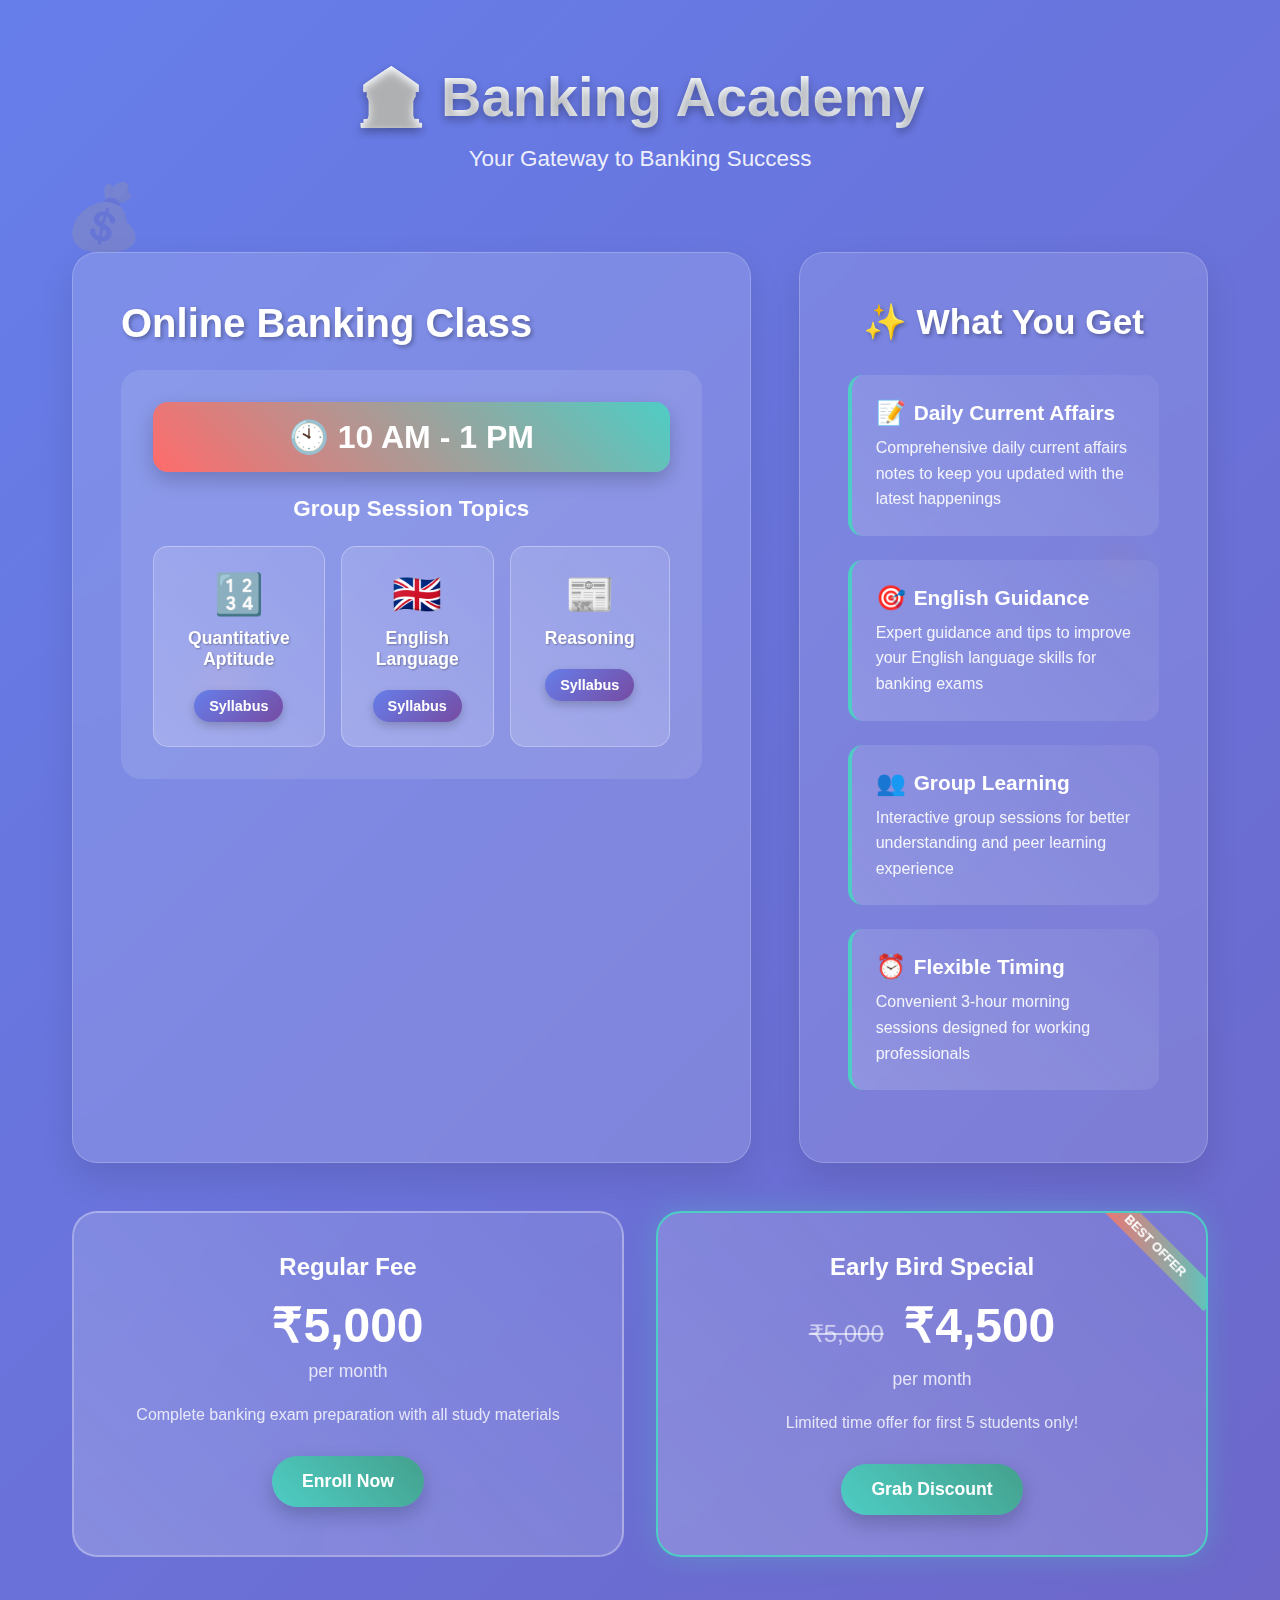
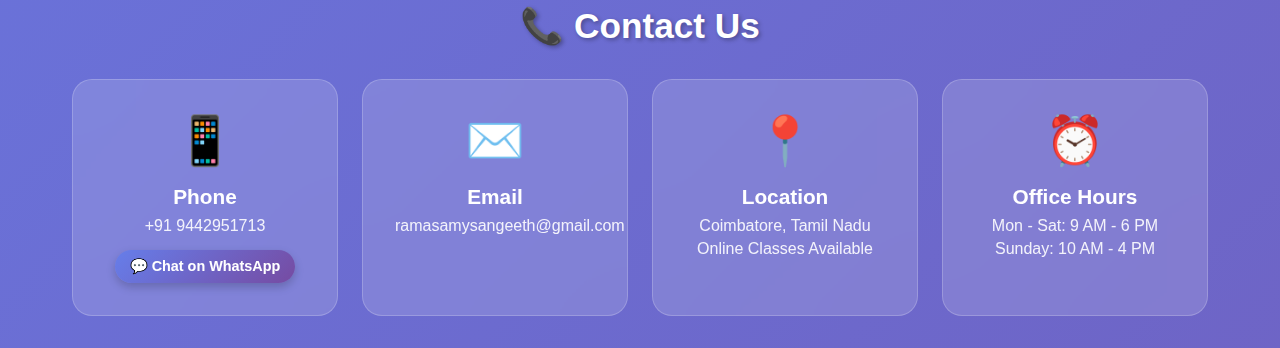
<file: index.html>
<!DOCTYPE html>
<html lang="en">
<head>
    <meta charset="UTF-8">
    <meta name="viewport" content="width=device-width, initial-scale=1.0">
    <title>Online Banking Class - Premium Coaching</title>
    <link rel="stylesheet" href="index.css">
</head>
<body>
    <!-- Floating Elements -->
    <div class="floating-element" style="font-size: 4rem;">💰</div>
    <div class="floating-element" style="font-size: 3rem;">📚</div>
    <div class="floating-element" style="font-size: 3.5rem;">🎯</div>

    <div class="container">
        <!-- Header -->
        <div class="header">
            <h1 class="logo">🏦 Banking Academy</h1>
            <p class="tagline">Your Gateway to Banking Success</p>
        </div>

        <!-- Main Content -->
        <div class="main-content">
            <!-- Hero Section -->
            <div class="hero-section">
                <h2 class="hero-title">Online Banking Class</h2>
                
                <div class="session-details">
                    <div class="session-time">
                        🕙 10 AM - 1 PM
                    </div>
                    <h3 style="color: white; text-align: center; margin-bottom: 1rem; font-size: 1.4rem;">Group Session Topics</h3>
                    
                    <div class="topics-grid">
                        <div class="topic-card">
                            <span class="topic-icon">🔢</span>
                            <div class="topic-name">Quantitative Aptitude</div>
                            <button class="button" onclick="window.location.href='Apti.html'">Syllabus</button>
                        </div>
                        <div class="topic-card">
                            <span class="topic-icon">🇬🇧</span>
                            <div class="topic-name">English Language</div>
                            <button class="button" onclick="window.location.href='English.html'">Syllabus</button>
                        </div>
                        <div class="topic-card">
                            <span class="topic-icon">📰</span>
                            <div class="topic-name">Reasoning</div>
                            <button class="button" onclick="window.location.href='Logical.html'">Syllabus</button>   
                        </div>
                    </div>
                </div>
            </div>

            <!-- Features Section -->
            <div class="features-section">
                <h2 class="features-title">✨ What You Get</h2>
                
                <div class="feature-item">
                    <h3><span class="feature-icon">📝</span>Daily Current Affairs</h3>
                    <p>Comprehensive daily current affairs notes to keep you updated with the latest happenings</p>
                </div>
                
                <div class="feature-item">
                    <h3><span class="feature-icon">🎯</span>English Guidance</h3>
                    <p>Expert guidance and tips to improve your English language skills for banking exams</p>
                </div>
                
                <div class="feature-item">
                    <h3><span class="feature-icon">👥</span>Group Learning</h3>
                    <p>Interactive group sessions for better understanding and peer learning experience</p>
                </div>
                
                <div class="feature-item">
                    <h3><span class="feature-icon">⏰</span>Flexible Timing</h3>
                    <p>Convenient 3-hour morning sessions designed for working professionals</p>
                </div>
            </div>
        </div>

        <!-- Pricing Section -->
        <div class="pricing-section">
            <div class="pricing-card">
                <h3 style="color: white; font-size: 1.5rem; margin-bottom: 1rem;">Regular Fee</h3>
                <div class="price">₹5,000</div>
                <div class="price-period">per month</div>
                <p style="color: rgba(255,255,255,0.8); margin-bottom: 1rem;">Complete banking exam preparation with all study materials</p>
                <button class="cta-button" onclick="openEnquiryForm()">Enroll Now</button>
            </div>
            
            <div class="pricing-card featured">
                <h3 style="color: white; font-size: 1.5rem; margin-bottom: 1rem;">Early Bird Special</h3>
                <div style="margin-bottom: 1rem;">
                    <span class="original-price">₹5,000</span>
                    <span class="price">₹4,500</span>
                </div>
                <div class="price-period">per month</div>
                <p style="color: rgba(255,255,255,0.8); margin-bottom: 1rem;">Limited time offer for first 5 students only!</p>
                <button class="cta-button" onclick="openEnquiryForm()">Grab Discount</button>
            </div>
        </div>

        <!-- Contact Section -->
        <div class="contact-section">
            <div class="contact-info">
                <h2 class="section-title">📞 Contact Us</h2>
                
                <div class="contact-cards">
                    <div class="contact-card">
                        <div class="contact-icon">📱</div>
                        <h3>Phone</h3>
                        <p>+91 9442951713</p>
                        <button class="button" onclick="openWhatsApp()" style="margin-top: 10px;">💬 Chat on WhatsApp</button>
                    </div>
                    
                    <div class="contact-card">
                        <div class="contact-icon">✉️</div>
                        <h3>Email</h3>
                        <p>ramasamysangeeth@gmail.com</p>
                    </div>
                    
                    <div class="contact-card">
                        <div class="contact-icon">📍</div>
                        <h3>Location</h3>
                        <p>Coimbatore, Tamil Nadu</p>
                        <p>Online Classes Available</p>
                    </div>
                    
                    <div class="contact-card">
                        <div class="contact-icon">⏰</div>
                        <h3>Office Hours</h3>
                        <p>Mon - Sat: 9 AM - 6 PM</p>
                        <p>Sunday: 10 AM - 4 PM</p>
                    </div>
                </div>
            </div>
        </div>
    </div>

    <!-- Modal for Enquiry Form -->
    <div id="enquiryModal" class="modal">
        <div class="modal-content">
            <span class="close-button" onclick="closeEnquiryForm()">&times;</span>
            <h2 style="color: #333; margin-bottom: 1rem; text-align: center;">Quick Enrollment Form</h2>
            <form class="modal-form" id="modalEnquiryForm">
                <div class="form-group">
                    <input type="text" name="name" placeholder="Full Name" required>
                </div>
                <div class="form-group">
                    <input type="email" name="email" placeholder="Email Address" required>
                </div>
                <div class="form-group">
                    <input type="tel" name="phone" placeholder="Phone Number" required>
                </div>
                <div class="form-group">
                    <select name="course" required>
                        <option value="">Select Course</option>
                        <option value="regular">Regular Course - ₹5,000/month</option>
                        <option value="discount">Early Bird - ₹4,500/month</option>
                    </select>
                </div>
                <div class="form-group">
                    <textarea name="message" placeholder="Any specific requirements?" rows="3"></textarea>
                </div>
                <button type="submit" class="submit-button">Submit Enquiry</button>
            </form>
        </div>
    </div>

    <script>
        function openWhatsApp() {
            const message = `Hi! I'm interested in the Banking Course. Please provide more details.`;
            const encodedMessage = encodeURIComponent(message);
            const whatsappNumber = '919442951713';
            const whatsappURL = `https://wa.me/${whatsappNumber}?text=${encodedMessage}`;
            window.open(whatsappURL, '_blank');
        }

        function openEnquiryForm() {
            document.getElementById('enquiryModal').style.display = 'block';
        }

        function closeEnquiryForm() {
            document.getElementById('enquiryModal').style.display = 'none';
        }

       
        window.onclick = function(event) {
            var modal = document.getElementById('enquiryModal');
            if (event.target == modal) {
                modal.style.display = 'none';
            }
        }

       
        document.getElementById('modalEnquiryForm').addEventListener('submit', function(e) {
            e.preventDefault();
            
            
            const formData = new FormData(this);
            const name = formData.get('name');
            const email = formData.get('email');
            const phone = formData.get('phone');
            const course = formData.get('course');
            const message = formData.get('message') || 'No additional message';
            
            const whatsappMessage = `*New Banking Course Enquiry*

👤 *Name:* ${name}
📧 *Email:* ${email}
📱 *Phone:* ${phone}
📚 *Course:* ${course}
💬 *Message:* ${message}

*Sent from Banking Academy Website*`;
            
            
            const encodedMessage = encodeURIComponent(whatsappMessage);
            
            
            const whatsappNumber = '919442951713';
            
            const whatsappURL = `https://wa.me/${whatsappNumber}?text=${encodedMessage}`;
            
            
            window.open(whatsappURL, '_blank');
            showNotification('Redirecting to WhatsApp... Please send the message to complete your enquiry!', 'success');
            closeEnquiryForm();
            this.reset();
        });

        function showNotification(message, type = 'info') {
            const notification = document.createElement('div');
            notification.className = `notification notification-${type}`;
            notification.textContent = message;
            
            document.body.appendChild(notification);
            
            setTimeout(() => {
                notification.remove();
            }, 5000);
        }
    </script>
</body>
</html>
</file>
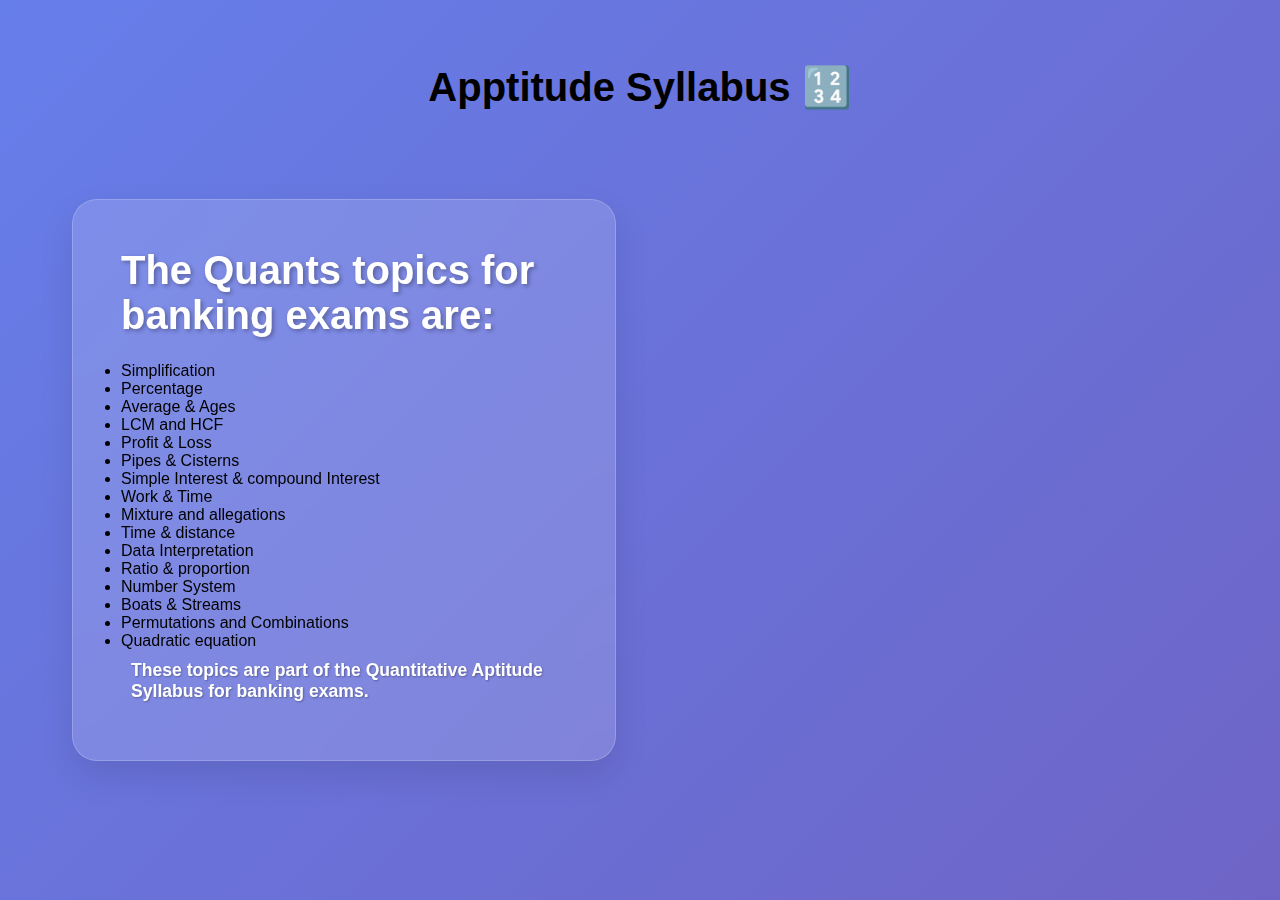
<file: Apti.html>
<!DOCTYPE html>
<html lang="en">
<head>
    <meta charset="UTF-8">
    <meta name="viewport" content="width=device-width, initial-scale=1.0">
    <title>Document</title>
    <link rel="stylesheet" href="index.css">
</head>
<body>
    <div class="container">
        <div class = "header">
            <h1 class="topic-icon">Apptitude Syllabus 🔢</h1>
        </div>

        <div class="main-content">
            <div class="hero-section">
                <h2 class="hero-title">The Quants topics for banking exams are:</h2>
                <ul style="list-style-type:disc">
                    <li>Simplification</li>
                    <li>Percentage</li>
                    <li>Average & Ages</li>
                    <li>LCM and HCF</li>
                    <li>Profit & Loss</li>
                    <li>Pipes & Cisterns</li>
                    <li>Simple Interest & compound Interest</li>
                    <li>Work & Time</li>
                    <li>Mixture and allegations</li>
                    <li>Time & distance</li>
                    <li>Data Interpretation</li>
                    <li>Ratio & proportion</li>
                    <li>Number System</li>
                    <li>Boats & Streams</li>
                    <li>Permutations and Combinations</li>
                    <li>Quadratic equation</li>
                </ul>
                <div class="topic-name">These topics are part of the Quantitative Aptitude Syllabus for banking exams.</div>
            </div>
        </div>

    </div>
</body>
</html>
</file>
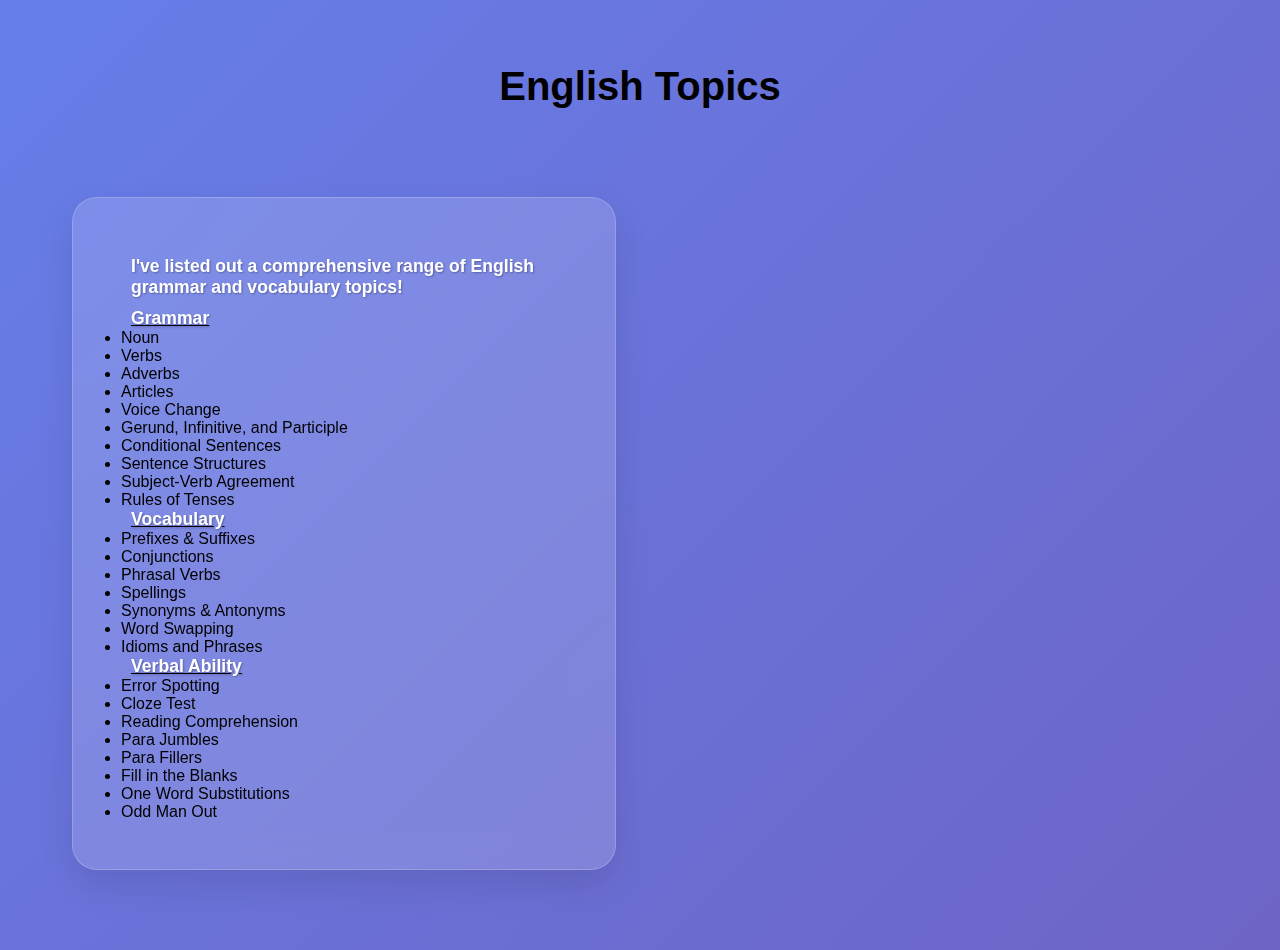
<file: English.html>
<!DOCTYPE html>
<html lang="en">
<head>
    <meta charset="UTF-8">
    <meta name="viewport" content="width=device-width, initial-scale=1.0">
    <title>Document</title>
    <link rel="stylesheet" href="index.css">
</head>
<body>
   <div class="container">
    <div class="header">
      <h1 class="topic-icon">English Topics </h1>
    </div>

    <div class="main-content">
      <div class="hero-section">
        <h2 class="topic-name">I've listed out a comprehensive range of English grammar and vocabulary topics!</h2>

        <dl class="syllabus-list">
          <!-- Miscellaneous -->
          <dt>
           
           <u> <label for="misc" class="topic-name">Grammar</label></u>
          </dt>
          <dd>
            <ul class="lspace">
              <li>Noun</li>
              <li>Verbs</li>
              <li>Adverbs</li>
              <li>Articles</li>
              <li>Voice Change</li>
              <li>Gerund, Infinitive, and Participle</li>
              <li>Conditional Sentences</li>
              <li>Sentence Structures</li>
              <li> Subject-Verb Agreement</li>
              <li>Rules of Tenses</li>
            </ul>
          </dd>

          <!-- Puzzles and Seating -->
          <dt>
           
           <u> <label for="puzzles" class="topic-name">Vocabulary</label></u>
          </dt>
          <dd>
            <ul class="lspace">
              <li> Prefixes & Suffixes</li>
              <li>Conjunctions</li>
              <li>Phrasal Verbs</li>
              <li>Spellings</li>
              <li>Synonyms & Antonyms</li>
              <li>Word Swapping</li>
              <li>Idioms and Phrases</li>
            </ul>
          </dd>

          <!-- Logical/Analytical -->
          <dt>
           
            <u><label for="logical" class="topic-name">Verbal Ability</label></u>
          </dt>
          <dd>
            <ul class="lspace">
              <li>Error Spotting</li>
              <li>Cloze Test</li>
              <li>Reading Comprehension</li>
              <li>Para Jumbles</li>
              <li>Para Fillers</li>
              <li>Fill in the Blanks</li>
              <li>One Word Substitutions</li>
              <li>Odd Man Out</li>
            </ul>
          </dd>
        </dl>

      </div>
    </div>
  </div>

</body>
</html>
</file>
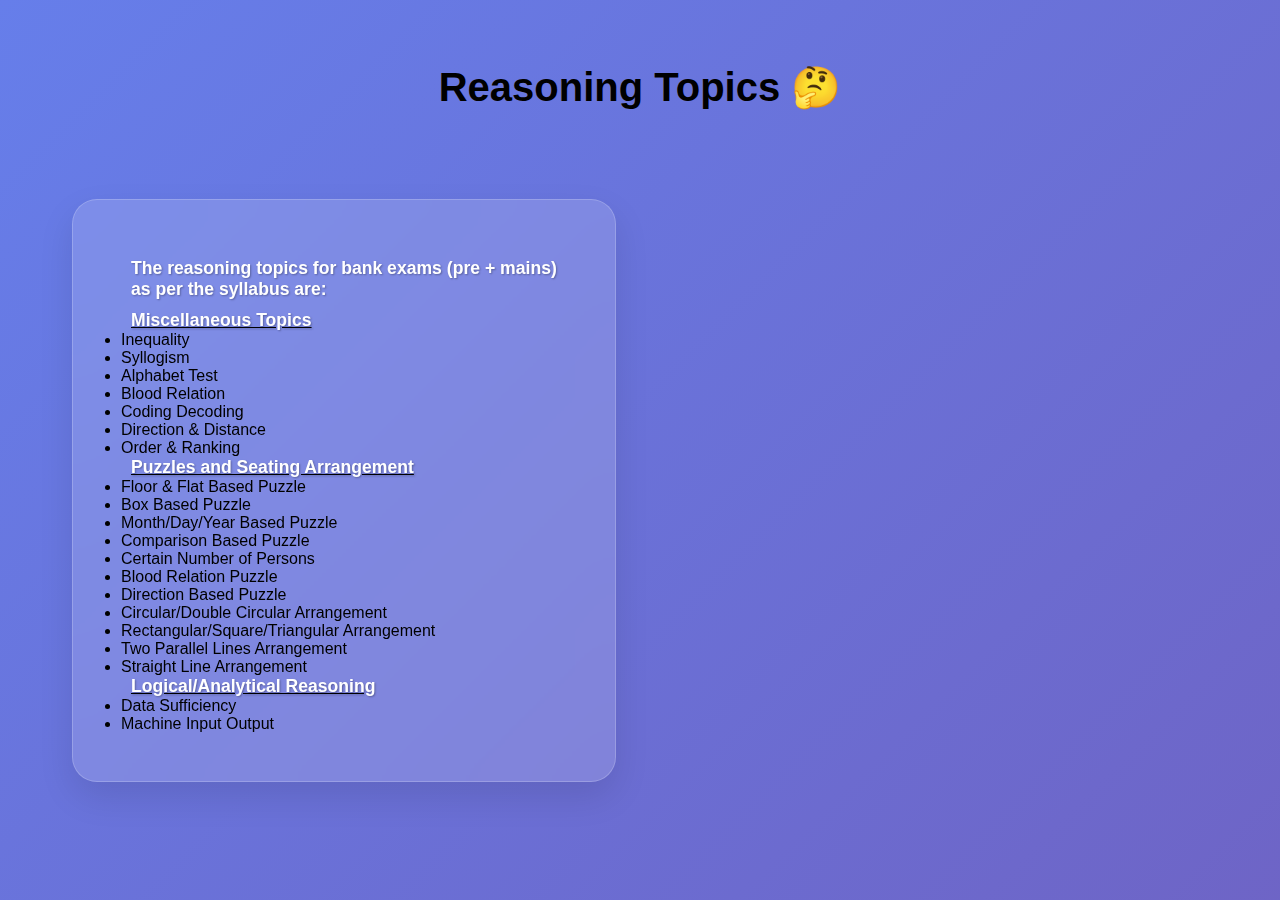
<file: Logical.html>
<!DOCTYPE html>
<html lang="en">
<head>
    <meta charset="UTF-8">
    <meta name="viewport" content="width=device-width, initial-scale=1.0">
    <title>Document</title>
    <link rel="stylesheet" href="index.css">
</head>
<body>
   <div class="container">
    <div class="header">
      <h1 class="topic-icon">Reasoning Topics 🤔</h1>
    </div>

    <div class="main-content">
      <div class="hero-section">
        <h2 class="topic-name">The reasoning topics for bank exams (pre + mains) as per the syllabus are:</h2>

        <dl class="syllabus-list">
          <!-- Miscellaneous -->
          <dt>
           
           <u> <label for="misc" class="topic-name">Miscellaneous Topics</label></u>
          </dt>
          <dd>
            <ul class="lspace">
              <li>Inequality</li>
              <li>Syllogism</li>
              <li>Alphabet Test</li>
              <li>Blood Relation</li>
              <li>Coding Decoding</li>
              <li>Direction & Distance</li>
              <li>Order & Ranking</li>
            </ul>
          </dd>

          <!-- Puzzles and Seating -->
          <dt>
           
           <u> <label for="puzzles" class="topic-name">Puzzles and Seating Arrangement</label></u>
          </dt>
          <dd>
            <ul class="lspace">
              <li>Floor & Flat Based Puzzle</li>
              <li>Box Based Puzzle</li>
              <li>Month/Day/Year Based Puzzle</li>
              <li>Comparison Based Puzzle</li>
              <li>Certain Number of Persons</li>
              <li>Blood Relation Puzzle</li>
              <li>Direction Based Puzzle</li>
              <li>Circular/Double Circular Arrangement</li>
              <li>Rectangular/Square/Triangular Arrangement</li>
              <li>Two Parallel Lines Arrangement</li>
              <li>Straight Line Arrangement</li>
            </ul>
          </dd>

          <!-- Logical/Analytical -->
          <dt>
           
            <u><label for="logical" class="topic-name">Logical/Analytical Reasoning</label></u>
          </dt>
          <dd>
            <ul class="lspace">
              <li>Data Sufficiency</li>
              <li>Machine Input Output</li>
            </ul>
          </dd>
        </dl>

      </div>
    </div>
  </div>

    <script>
    document.querySelectorAll('.topic-list dt').forEach(dt => {
        dt.addEventListener('click', () => {
            dt.classList.toggle('active');
            let next = dt.nextElementSibling;
            while (next && next.tagName.toLowerCase() === 'dd') {
                next.style.display = (next.style.display === 'block') ? 'none' : 'block';
                next = next.nextElementSibling;
            }
        });
    });
</script>

</body>
</html>
</file>
<file: index.css>
* {
            margin: 0;
            padding: 0;
            box-sizing: border-box;
        }

        body {
            font-family: 'Segoe UI', Tahoma, Geneva, Verdana, sans-serif;
            background: linear-gradient(135deg, #667eea 0%, #764ba2 50%, #f093fb 100%);
            background-size: 400% 400%;
            animation: gradientShift 20s ease infinite;
            min-height: 100vh;
            overflow-x: hidden;
        }

        @keyframes gradientShift {
            0% { background-position: 0% 50%; }
            50% { background-position: 100% 50%; }
            100% { background-position: 0% 50%; }
        }

        .container {
            max-width: 1200px;
            margin: 0 auto;
            padding: 2rem;
        }

        /* Header */
        .header {
            text-align: center;
            margin-bottom: 3rem;
            padding: 2rem 0;
        }

        .logo {
            font-size: 3.5rem;
            font-weight: 900;
            background: linear-gradient(45deg, #fff, #f0f8ff);
            -webkit-background-clip: text;
            background-clip: text;
            -webkit-text-fill-color: transparent;
            text-shadow: 0 4px 8px rgba(0,0,0,0.3);
            margin-bottom: 1rem;
        }

        .tagline {
            font-size: 1.4rem;
            color: rgba(255, 255, 255, 0.9);
            font-weight: 300;
        }

        /* Main Content */
        .main-content {
            display: grid;
            grid-template-columns: 1fr 1fr;
            gap: 3rem;
            margin-bottom: 3rem;
        }

        .hero-section {
            background: rgba(255, 255, 255, 0.15);
            backdrop-filter: blur(15px);
            border-radius: 25px;
            padding: 3rem;
            border: 1px solid rgba(255, 255, 255, 0.2);
            box-shadow: 0 15px 35px rgba(0, 0, 0, 0.1);
            transform: translateY(0);
            transition: all 0.3s ease;
        }

        .hero-section:hover {
            transform: translateY(-5px);
            box-shadow: 0 20px 40px rgba(0, 0, 0, 0.15);
        }

        .hero-title {
            font-size: 2.5rem;
            font-weight: 700;
            color: white;
            margin-bottom: 1.5rem;
            text-shadow: 2px 2px 4px rgba(0,0,0,0.3);
        }

        .session-details {
            background: rgba(255, 255, 255, 0.1);
            border-radius: 20px;
            padding: 2rem;
            margin-bottom: 2rem;
        }

        .session-time {
            font-size: 2rem;
            font-weight: 600;
            color: #fff;
            text-align: center;
            margin-bottom: 1.5rem;
            background: linear-gradient(45deg, #ff6b6b, #4ecdc4);
            padding: 1rem;
            border-radius: 15px;
            box-shadow: 0 8px 20px rgba(0,0,0,0.2);
        }

        .topics-grid {
            display: grid;
            grid-template-columns: repeat(3, 1fr);
            gap: 1rem;
            margin-top: 1.5rem;
        }

        .topic-card {
            background: linear-gradient(45deg, rgba(255,255,255,0.2), rgba(255,255,255,0.1));
            padding: 1.5rem;
            border-radius: 15px;
            text-align: center;
            border: 1px solid rgba(255,255,255,0.3);
            transition: all 0.3s ease;
        }

        .topic-card:hover {
            background: linear-gradient(45deg, rgba(255,255,255,0.3), rgba(255,255,255,0.2));
            transform: scale(1.05);
        }

        .topic-icon {
            font-size: 2.5rem;
            margin-bottom: 0.5rem;
            display: block;
        }

        .topic-name {
            font-size: 1.1rem;
            font-weight: 600;
            margin: 10px;
            color: white;
            text-shadow: 1px 1px 2px rgba(0,0,0,0.3);
        }

        /* Features Section */
        .features-section {
            background: rgba(255, 255, 255, 0.12);
            backdrop-filter: blur(15px);
            border-radius: 25px;
            padding: 3rem;
            border: 1px solid rgba(255, 255, 255, 0.2);
            box-shadow: 0 15px 35px rgba(0, 0, 0, 0.1);
        }

        .features-title {
            font-size: 2.2rem;
            font-weight: 700;
            color: white;
            margin-bottom: 2rem;
            text-align: center;
            text-shadow: 2px 2px 4px rgba(0,0,0,0.3);
        }

        .feature-item {
            background: linear-gradient(45deg, rgba(255,255,255,0.15), rgba(255,255,255,0.05));
            padding: 1.5rem;
            border-radius: 15px;
            margin-bottom: 1.5rem;
            border-left: 4px solid #4ecdc4;
            transition: all 0.3s ease;
        }

        .feature-item:hover {
            background: linear-gradient(45deg, rgba(255,255,255,0.25), rgba(255,255,255,0.15));
            transform: translateX(5px);
        }

        .feature-item h3 {
            color: white;
            font-size: 1.3rem;
            margin-bottom: 0.5rem;
            display: flex;
            align-items: center;
        }

        .feature-item p {
            color: rgba(255, 255, 255, 0.9);
            font-size: 1rem;
            line-height: 1.6;
        }

        .feature-icon {
            margin-right: 0.5rem;
            font-size: 1.5rem;
        }

        /* Pricing Section */
        .pricing-section {
            display: grid;
            grid-template-columns: 1fr 1fr;
            gap: 2rem;
            margin-top: 3rem;
        }

        .pricing-card {
            background: linear-gradient(45deg, rgba(255,255,255,0.2), rgba(255,255,255,0.1));
            backdrop-filter: blur(15px);
            border-radius: 25px;
            padding: 2.5rem;
            text-align: center;
            border: 2px solid rgba(255,255,255,0.3);
            position: relative;
            overflow: hidden;
            transition: all 0.3s ease;
        }

        .pricing-card:hover {
            transform: translateY(-10px);
            box-shadow: 0 25px 50px rgba(0,0,0,0.2);
        }

        .pricing-card.featured {
            border: 2px solid #4ecdc4;
            box-shadow: 0 0 30px rgba(78, 205, 196, 0.3);
        }

        .pricing-card.featured::before {
            content: "BEST OFFER";
            position: absolute;
            top: 20px;
            right: -30px;
            background: linear-gradient(45deg, #ff6b6b, #4ecdc4);
            color: white;
            padding: 5px 40px;
            font-size: 0.8rem;
            font-weight: bold;
            transform: rotate(45deg);
        }

        .price {
            font-size: 3rem;
            font-weight: 900;
            color: white;
            margin-bottom: 0.5rem;
        }

        .price-period {
            color: rgba(255,255,255,0.8);
            font-size: 1.1rem;
            margin-bottom: 1.5rem;
        }

        .original-price {
            text-decoration: line-through;
            color: rgba(255,255,255,0.6);
            font-size: 1.5rem;
            margin-right: 1rem;
        }

        .cta-button {
            background: linear-gradient(45deg, #4ecdc4, #44a08d);
            color: white;
            padding: 15px 30px;
            border: none;
            border-radius: 50px;
            font-size: 1.1rem;
            font-weight: 600;
            cursor: pointer;
            transition: all 0.3s ease;
            box-shadow: 0 8px 20px rgba(0,0,0,0.2);
            margin-top: 1rem;
        }

        .cta-button:hover {
            background: linear-gradient(45deg, #44a08d, #4ecdc4);
            transform: translateY(-2px);
            box-shadow: 0 12px 25px rgba(0,0,0,0.3);
        }

        .button {
            padding: 8px 15px;
            border-radius: 20px;
            font-size: 0.9rem;
            font-weight: 600;
            color: #fff;
            text-align: center;
            margin-top: 10px;
            background: linear-gradient(135deg, #667eea, #764ba2);
            border: none;
            cursor: pointer;
            transition: all 0.3s ease;
            box-shadow: 0 4px 10px rgba(0,0,0,0.2);
        }

        .button:hover {
            background: linear-gradient(135deg, #764ba2, #667eea);
            transform: translateY(-2px);
            box-shadow: 0 6px 15px rgba(0,0,0,0.3);
        }

        /* Contact Section Styles */
        .contact-section {
            margin-top: 3rem;
        }

        .section-title {
            font-size: 2.2rem;
            font-weight: 700;
            color: white;
            margin-bottom: 2rem;
            text-align: center;
            text-shadow: 2px 2px 4px rgba(0,0,0,0.3);
        }

        .contact-cards {
            display: grid;
            grid-template-columns: repeat(auto-fit, minmax(250px, 1fr));
            gap: 1.5rem;
        }

        .contact-card {
            background: rgba(255, 255, 255, 0.15);
            backdrop-filter: blur(15px);
            border-radius: 20px;
            padding: 2rem;
            text-align: center;
            border: 1px solid rgba(255, 255, 255, 0.2);
            transition: all 0.3s ease;
        }

        .contact-card:hover {
            background: rgba(255, 255, 255, 0.25);
            transform: translateY(-5px);
            box-shadow: 0 15px 30px rgba(0,0,0,0.2);
        }

        .contact-icon {
            font-size: 3rem;
            margin-bottom: 1rem;
            display: block;
        }

        .contact-card h3 {
            color: white;
            font-size: 1.3rem;
            margin-bottom: 0.5rem;
            font-weight: 600;
        }

        .contact-card p {
            color: rgba(255, 255, 255, 0.9);
            font-size: 1rem;
            margin-bottom: 0.3rem;
        }

        /* Modal Styles */
        .modal {
            display: none;
            position: fixed;
            z-index: 1000;
            left: 0;
            top: 0;
            width: 100%;
            height: 100%;
            background-color: rgba(0,0,0,0.8);
            backdrop-filter: blur(5px);
        }

        .modal-content {
            background: white;
            margin: 5% auto;
            padding: 2rem;
            border-radius: 20px;
            width: 90%;
            max-width: 500px;
            position: relative;
            box-shadow: 0 20px 40px rgba(0,0,0,0.3);
        }

        .close-button {
            position: absolute;
            right: 20px;
            top: 15px;
            font-size: 2rem;
            cursor: pointer;
            color: #999;
            transition: color 0.3s ease;
        }

        .close-button:hover {
            color: #333;
        }

        .modal-form {
            display: flex;
            flex-direction: column;
            gap: 1rem;
        }

        .modal-form input,
        .modal-form select,
        .modal-form textarea {
            padding: 1rem;
            border: 2px solid #e0e0e0;
            border-radius: 10px;
            font-size: 1rem;
            transition: all 0.3s ease;
            color: #333;
        }

        .modal-form input:focus,
        .modal-form select:focus,
        .modal-form textarea:focus {
            outline: none;
            border-color: #4ecdc4;
            box-shadow: 0 0 10px rgba(78, 205, 196, 0.2);
        }

        .modal-form input::placeholder,
        .modal-form textarea::placeholder {
            color: #999;
        }

        .modal-form select option {
            background: white;
            color: #333;
        }

        .submit-button {
            background: linear-gradient(45deg, #4ecdc4, #44a08d);
            color: white;
            padding: 1rem 2rem;
            border: none;
            border-radius: 50px;
            font-size: 1.2rem;
            font-weight: 600;
            cursor: pointer;
            transition: all 0.3s ease;
            box-shadow: 0 8px 20px rgba(0,0,0,0.2);
            margin-top: 1rem;
        }

        .submit-button:hover {
            background: linear-gradient(45deg, #44a08d, #4ecdc4);
            transform: translateY(-2px);
            box-shadow: 0 12px 25px rgba(0,0,0,0.3);
        }

        /* Floating Elements */
        .floating-element {
            position: absolute;
            opacity: 0.1;
            animation: float 6s ease-in-out infinite;
            pointer-events: none;
        }

        .floating-element:nth-child(1) {
            top: 20%;
            left: 5%;
            animation-delay: 0s;
        }

        .floating-element:nth-child(2) {
            top: 60%;
            right: 10%;
            animation-delay: 2s;
        }

        .floating-element:nth-child(3) {
            bottom: 20%;
            left: 15%;
            animation-delay: 4s;
        }

        @keyframes float {
            0%, 100% { transform: translateY(0px); }
            50% { transform: translateY(-20px); }
        }

        /* Notification Styles */
        .notification {
            position: fixed;
            top: 20px;
            right: 20px;
            max-width: 350px;
            z-index: 10000;
            border-radius: 10px;
            padding: 1rem 1.5rem;
            color: white;
            font-weight: 500;
            box-shadow: 0 10px 25px rgba(0,0,0,0.2);
            backdrop-filter: blur(10px);
            border: 1px solid rgba(255,255,255,0.2);
            animation: slideIn 0.3s ease;
        }

        .notification-success {
            background: linear-gradient(45deg, #4ecdc4, #44a08d);
        }

        .notification-error {
            background: linear-gradient(45deg, #ff6b6b, #ee5a6f);
        }

        .notification-info {
            background: linear-gradient(45deg, #667eea, #764ba2);
        }

        @keyframes slideIn {
            from { transform: translateX(100%); opacity: 0; }
            to { transform: translateX(0); opacity: 1; }
        }

        /* Responsive Design */
        @media (max-width: 768px) {
            .main-content {
                grid-template-columns: 1fr;
                gap: 2rem;
            }
            
            .pricing-section {
                grid-template-columns: 1fr;
            }
            
            .contact-cards {
                grid-template-columns: 1fr;
                gap: 1rem;
            }
            
            .topics-grid {
                grid-template-columns: 1fr;
            }
            
            .logo {
                font-size: 2.5rem;
            }
            
            .hero-title {
                font-size: 2rem;
            }
            
            .container {
                padding: 1rem;
            }
            
            .modal-content {
                width: 95%;
                margin: 10% auto;
            }
            
            .notification {
                right: 10px;
                left: 10px;
                max-width: none;
            }
        }
</file>
